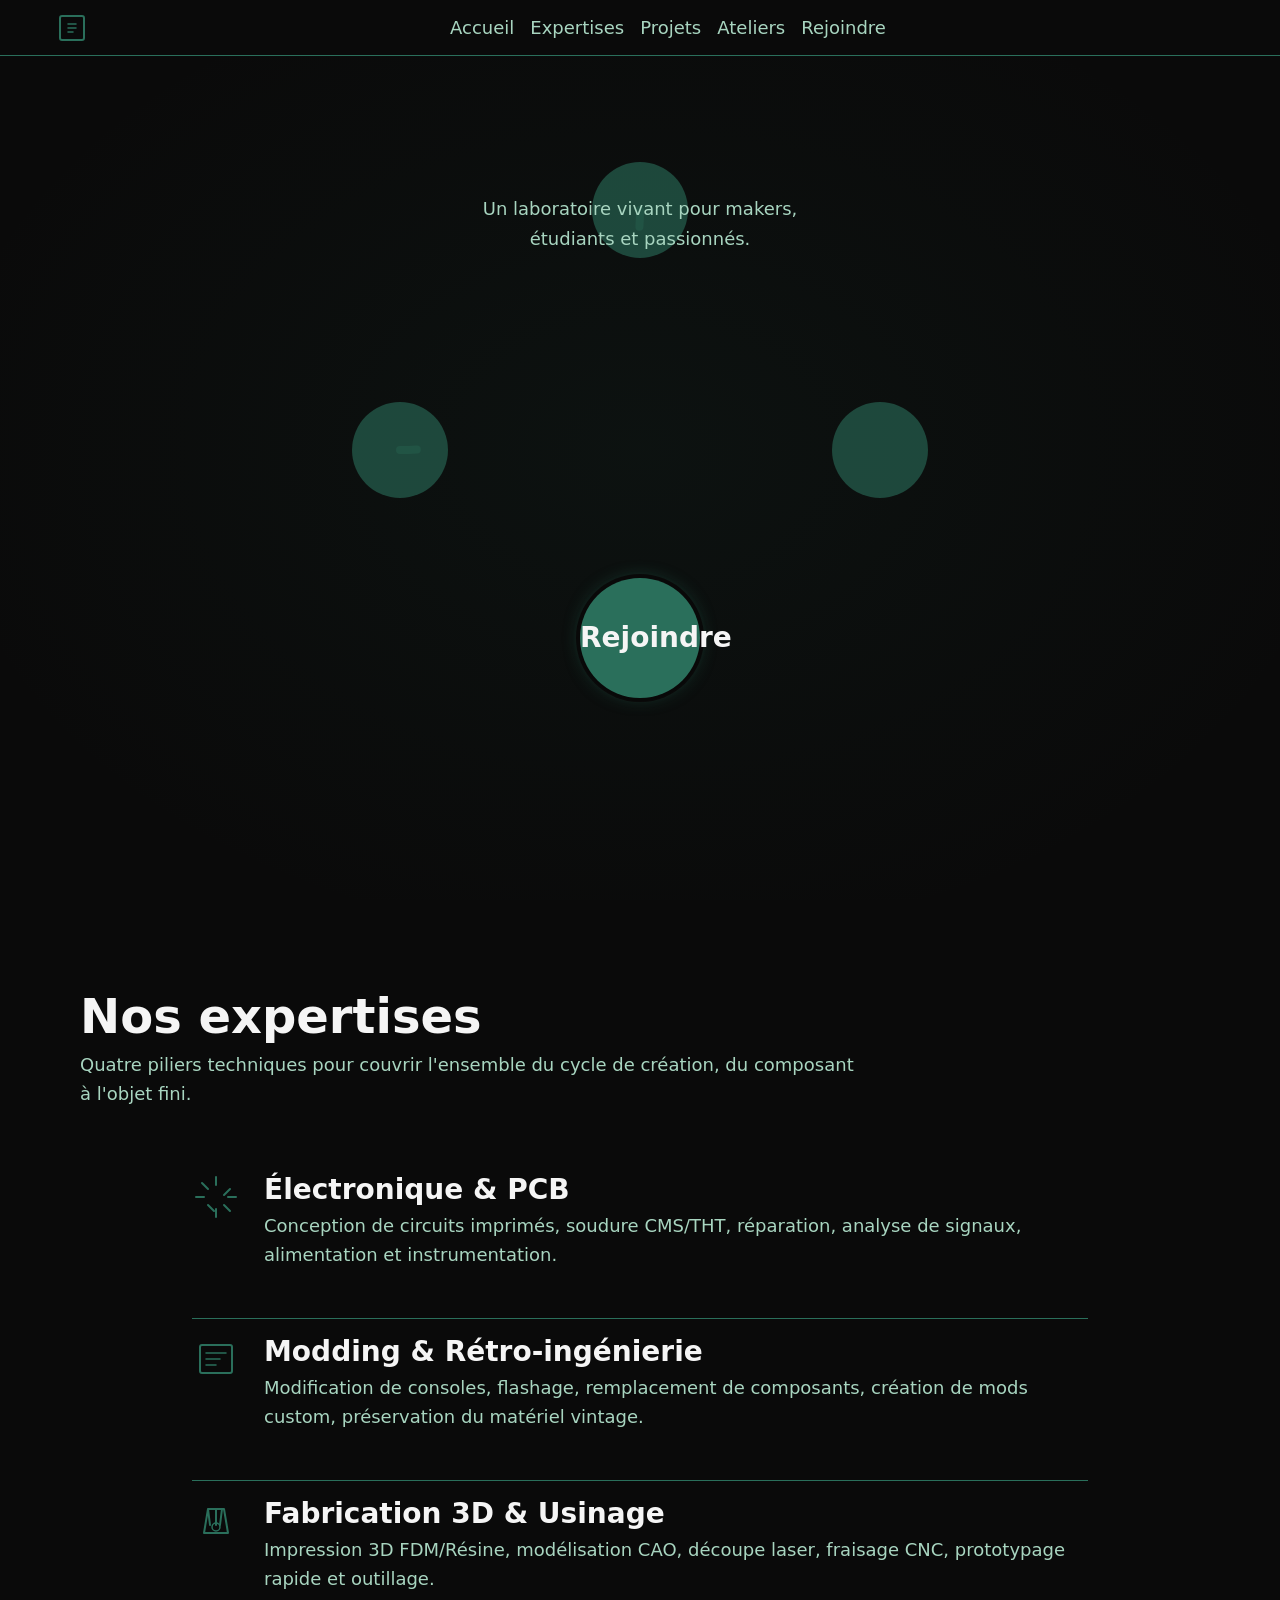
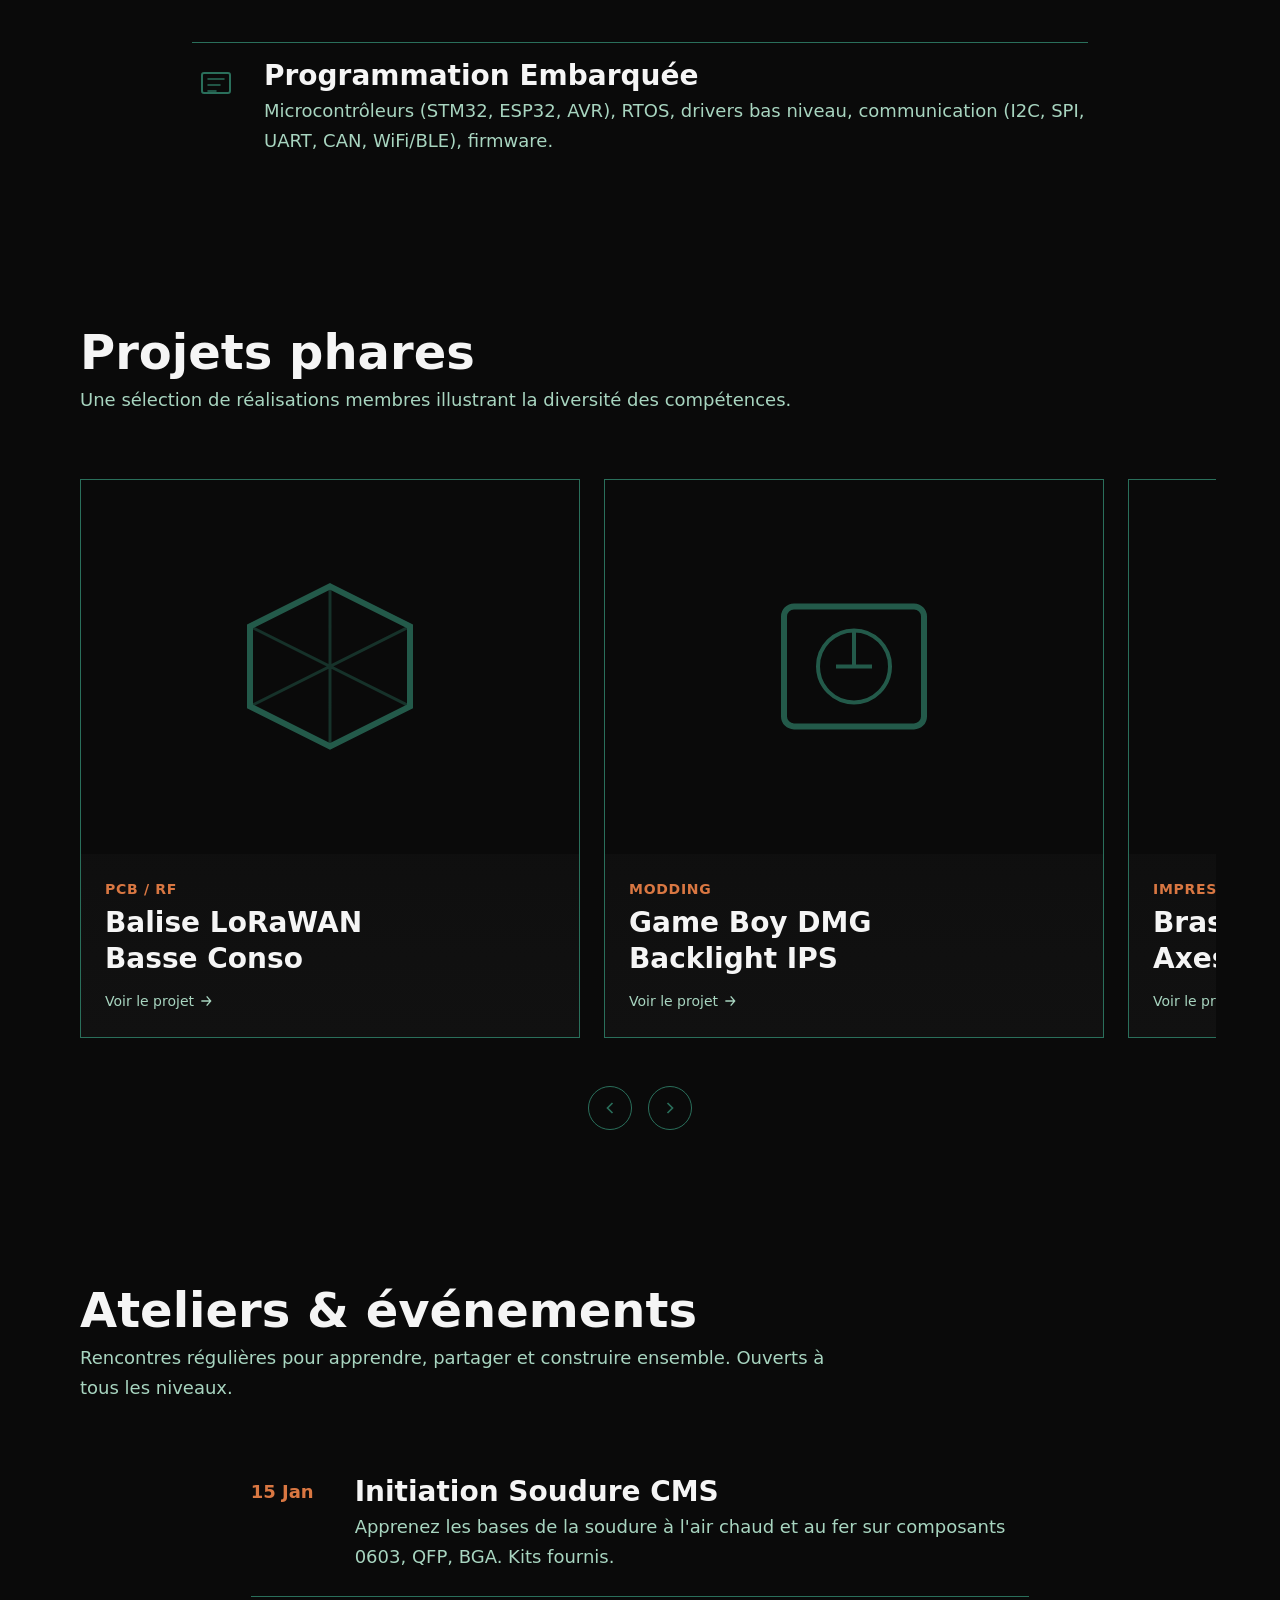
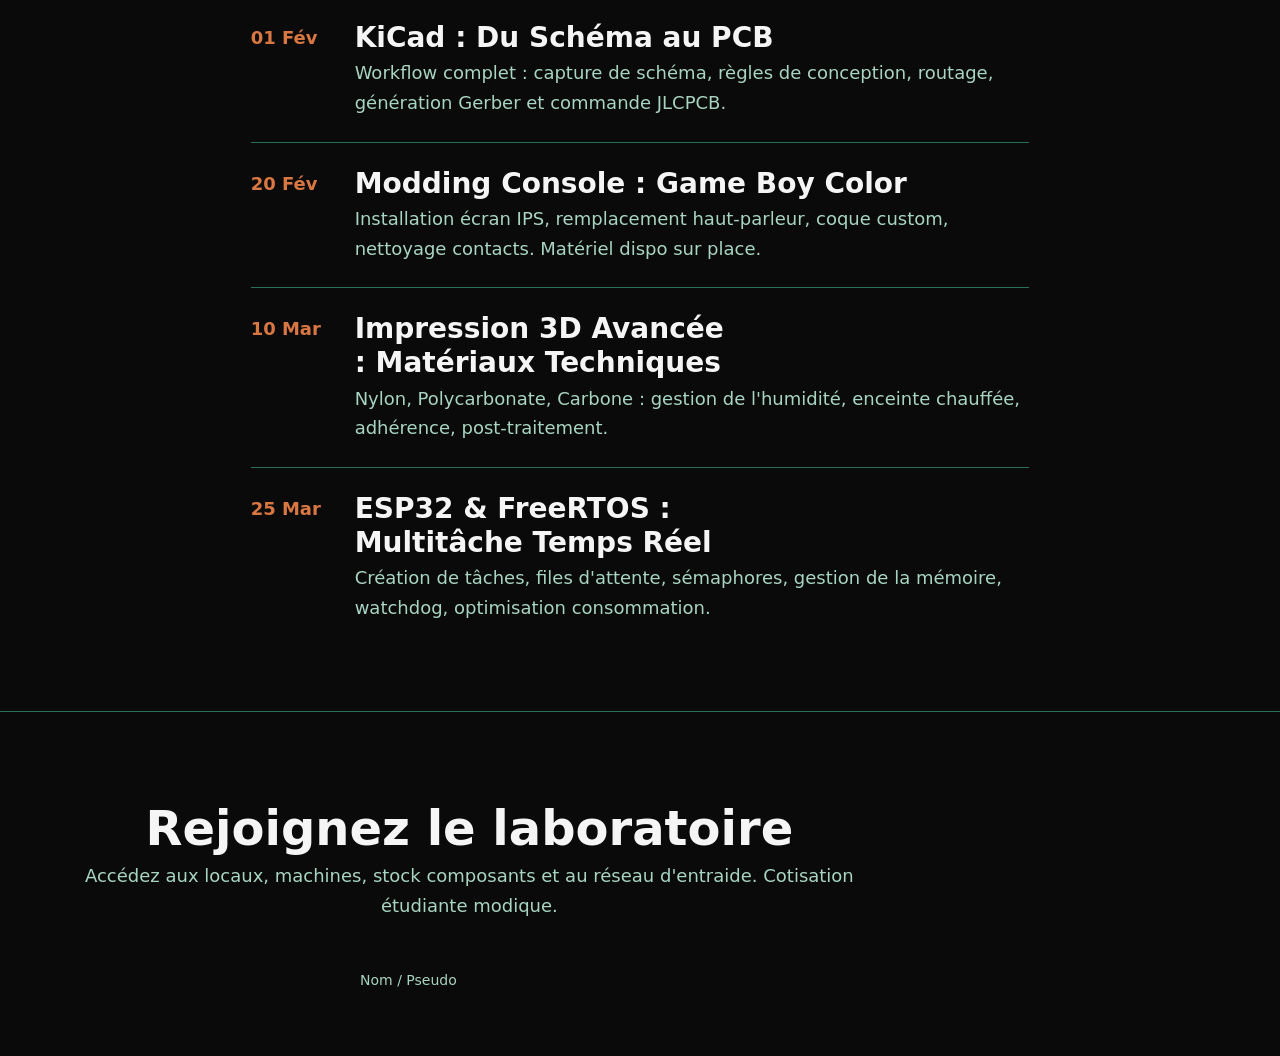
<file: index.html>
<!DOCTYPE html>
<html lang="fr">
<head>
<meta charset="UTF-8">
<meta name="viewport" content="width=device-width, initial-scale=1.0">
<meta name="description" content="Association étudiante spécialisée électronique, modding, informatique et fabrication numérique. Projets PCB, soudure, impression 3D, programmation, modding de consoles.">
<title>Association Electronique & Fabrication Numérique</title>
<link rel="stylesheet" href="style.css">
</head>
<body>

<a href="#main" class="skip-link">Aller au contenu principal</a>

<header class="site-header" role="banner">
  <nav class="nav" aria-label="Navigation principale">
    <svg class="nav-logo" aria-hidden="true" viewBox="0 0 32 32" fill="none"><rect x="4" y="4" width="24" height="24" rx="2" stroke="currentColor" stroke-width="2"/><path d="M12 12h8M12 16h8M12 20h5" stroke="currentColor" stroke-width="1.5" stroke-linecap="round"/></svg>
    <ul class="nav-list" role="list">
      <li><a href="#accueil" class="nav-link">Accueil</a></li>
      <li><a href="#expertises" class="nav-link">Expertises</a></li>
      <li><a href="#projets" class="nav-link">Projets</a></li>
      <li><a href="#ateliers" class="nav-link">Ateliers</a></li>
      <li><a href="#rejoindre" class="nav-link">Rejoindre</a></li>
    </ul>
  </nav>
</header>

<main id="main" role="main">

  <!-- SECTION 1 : PREMIER ÉCRAN - CIRCUIT INTERACTIF -->
  <section id="accueil" class="section hero-circuit" aria-labelledby="hero-title" data-circuit>
    <div class="container" style="position:relative;z-index:10;text-align:center;max-width:400px;">
       <h1 id="hero-title" class="visually-hidden">Association Electronique & Fabrication Numérique</h1>
       <p class="section-lead" style="margin-bottom:var(--space-2xl);">Un laboratoire vivant pour makers, étudiants et passionnés.</p>
    </div>

    <!-- SVG Circuit Board Background -->
    <svg class="hero-circuit__svg" viewBox="0 0 400 400" aria-hidden="true" preserveAspectRatio="xMidYMid meet">
      <defs>
        <path id="trace1" d="M200 200 L200 80 A120 120 0 0 1 80 200" stroke-dasharray="300" stroke-dashoffset="300"/>
        <path id="trace2" d="M200 200 L320 200 A120 120 0 0 1 200 320" stroke-dasharray="300" stroke-dashoffset="300"/>
        <path id="trace3" d="M200 200 L80 200 A120 120 0 0 0 200 80" stroke-dasharray="300" stroke-dashoffset="300"/>
      </defs>
      <!-- Traces -->
      <use class="hero-circuit__trace" href="#trace1" style="--trace-length: 300;"/>
      <use class="hero-circuit__trace" href="#trace2" style="--trace-length: 300;"/>
      <use class="hero-circuit__trace" href="#trace3" style="--trace-length: 300;"/>
      <!-- Nœuds -->
      <g class="hero-circuit__node-group" style="transform:translate(200px, 80px);">
        <circle class="hero-circuit__node" r="24" />
        <text class="hero-circuit__node-label" y="-36">Nos expertises</text>
      </g>
      <g class="hero-circuit__node-group" style="transform:translate(320px, 200px);">
        <circle class="hero-circuit__node" r="24" />
        <text class="hero-circuit__node-label" x="36">Projets</text>
      </g>
      <g class="hero-circuit__node-group" style="transform:translate(80px, 200px);">
        <circle class="hero-circuit__node" r="24" />
        <text class="hero-circuit__node-label" x="-36" text-anchor="end">Ateliers</text>
      </g>
    </svg>

    <!-- Puce Centrale / CTA -->
    <button class="hero-circuit__cta" id="cta-rejoindre" aria-label="Rejoindre l'association" type="button">
      <span class="hero-circuit__cta-initial">Rejoindre</span>
      <span class="hero-circuit__cta-text">Rejoindre l'association</span>
    </button>
  </section>

  <!-- SECTION 2 : NOS EXPERTISES -->
  <section id="expertises" class="section" aria-labelledby="expertises-title">
    <div class="container">
      <header class="section-header">
        <h2 id="expertises-title" class="section-title">Nos expertises</h2>
        <p class="section-lead">Quatre piliers techniques pour couvrir l'ensemble du cycle de création, du composant à l'objet fini.</p>
      </header>
      <ul class="expertises-list" role="list">
        <li class="expertise-item">
          <svg class="expertise-icon" aria-hidden="true" viewBox="0 0 48 48" fill="none"><path d="M24 4 L24 12 M24 36 L24 44 M4 24 L12 24 M36 24 L44 24 M10 10 L16 16 M32 32 L38 38 M38 16 L32 22 M16 32 L22 38" stroke="currentColor" stroke-width="2" stroke-linecap="round"/></svg>
          <div class="expertise-content">
            <h3 class="expertise-title">Électronique & PCB</h3>
            <p class="expertise-desc">Conception de circuits imprimés, soudure CMS/THT, réparation, analyse de signaux, alimentation et instrumentation.</p>
          </div>
        </li>
        <li class="expertise-item">
          <svg class="expertise-icon" aria-hidden="true" viewBox="0 0 48 48" fill="none"><rect x="8" y="10" width="32" height="28" rx="2" stroke="currentColor" stroke-width="2"/><path d="M14 18h20 M14 24h14 M14 30h10" stroke="currentColor" stroke-width="1.5" stroke-linecap="round"/></svg>
          <div class="expertise-content">
            <h3 class="expertise-title">Modding & Rétro-ingénierie</h3>
            <p class="expertise-desc">Modification de consoles, flashage, remplacement de composants, création de mods custom, préservation du matériel vintage.</p>
          </div>
        </li>
        <li class="expertise-item">
          <svg class="expertise-icon" aria-hidden="true" viewBox="0 0 48 48" fill="none"><path d="M12 36 L16 12 L32 12 L36 36 Z M16 12 L18 28 M24 12 L24 28 M30 12 L28 28" stroke="currentColor" stroke-width="2" stroke-linecap="round" stroke-linejoin="round"/><circle cx="24" cy="30" r="4" stroke="currentColor" stroke-width="1.5"/></svg>
          <div class="expertise-content">
            <h3 class="expertise-title">Fabrication 3D & Usinage</h3>
            <p class="expertise-desc">Impression 3D FDM/Résine, modélisation CAO, découpe laser, fraisage CNC, prototypage rapide et outillage.</p>
          </div>
        </li>
        <li class="expertise-item">
          <svg class="expertise-icon" aria-hidden="true" viewBox="0 0 48 48" fill="none"><rect x="10" y="14" width="28" height="20" rx="2" stroke="currentColor" stroke-width="2"/><path d="M16 20h16 M16 26h12 M16 32h8" stroke="currentColor" stroke-width="1.5" stroke-linecap="round"/></svg>
          <div class="expertise-content">
            <h3 class="expertise-title">Programmation Embarquée</h3>
            <p class="expertise-desc">Microcontrôleurs (STM32, ESP32, AVR), RTOS, drivers bas niveau, communication (I2C, SPI, UART, CAN, WiFi/BLE), firmware.</p>
          </div>
        </li>
      </ul>
    </div>
  </section>

  <!-- SECTION 3 : PROJETS PHARES -->
  <section id="projets" class="section" aria-labelledby="projets-title">
    <div class="container">
      <header class="section-header">
        <h2 id="projets-title" class="section-title">Projets phares</h2>
        <p class="section-lead">Une sélection de réalisations membres illustrant la diversité des compétences.</p>
      </header>
      <div class="projects-carousel" role="region" aria-label="Carousel des projets" data-carousel>
        <!-- Slide 1 -->
        <article class="project-slide">
          <div class="project-slide__visual" aria-hidden="true">
            <svg viewBox="0 0 100 100" fill="none"><path d="M50 10 L90 30 L90 70 L50 90 L10 70 L10 30 Z" stroke="currentColor" stroke-width="3"/><path d="M50 10 L50 90 M10 30 L90 70 M90 30 L10 70" stroke="currentColor" stroke-width="1.5" opacity="0.5"/></svg>
          </div>
          <div class="project-slide__content">
            <span class="project-slide__category">PCB / RF</span>
            <h3 class="project-slide__title">Balise LoRaWAN Basse Conso</h3>
            <a href="#" class="project-slide__link link">Voir le projet<svg viewBox="0 0 24 24" fill="none" stroke="currentColor" stroke-width="2"><path d="M5 12h14M13 5l6 7-6 7"/></svg></a>
          </div>
        </article>
        <!-- Slide 2 -->
        <article class="project-slide">
          <div class="project-slide__visual" aria-hidden="true">
            <svg viewBox="0 0 100 100" fill="none"><rect x="15" y="20" width="70" height="60" rx="5" stroke="currentColor" stroke-width="3"/><circle cx="50" cy="50" r="18" stroke="currentColor" stroke-width="2"/><path d="M50 32v18M41 50h18" stroke="currentColor" stroke-width="2"/></svg>
          </div>
          <div class="project-slide__content">
            <span class="project-slide__category">Modding</span>
            <h3 class="project-slide__title">Game Boy DMG Backlight IPS</h3>
            <a href="#" class="project-slide__link link">Voir le projet<svg viewBox="0 0 24 24" fill="none" stroke="currentColor" stroke-width="2"><path d="M5 12h14M13 5l6 7-6 7"/></svg></a>
          </div>
        </article>
        <!-- Slide 3 -->
        <article class="project-slide">
          <div class="project-slide__visual" aria-hidden="true">
            <svg viewBox="0 0 100 100" fill="none"><path d="M30 70 L50 20 L70 70 Z" stroke="currentColor" stroke-width="3"/><path d="M50 20 L50 70 M30 70 L70 70" stroke="currentColor" stroke-width="1.5" opacity="0.5"/><circle cx="50" cy="45" r="8" stroke="currentColor" stroke-width="2"/></svg>
          </div>
          <div class="project-slide__content">
            <span class="project-slide__category">Impression 3D</span>
            <h3 class="project-slide__title">Bras Robotique 6 Axes Open Source</h3>
            <a href="#" class="project-slide__link link">Voir le projet<svg viewBox="0 0 24 24" fill="none" stroke="currentColor" stroke-width="2"><path d="M5 12h14M13 5l6 7-6 7"/></svg></a>
          </div>
        </article>
        <!-- Slide 4 -->
        <article class="project-slide">
          <div class="project-slide__visual" aria-hidden="true">
            <svg viewBox="0 0 100 100" fill="none"><rect x="20" y="20" width="60" height="60" rx="4" stroke="currentColor" stroke-width="3"/><path d="M35 40 L65 60 M65 40 L35 60" stroke="currentColor" stroke-width="2"/></svg>
          </div>
          <div class="project-slide__content">
            <span class="project-slide__category">Embarqué</span>
            <h3 class="project-slide__title">Analyseur Logique 8 Canaux USB</h3>
            <a href="#" class="project-slide__link link">Voir le projet<svg viewBox="0 0 24 24" fill="none" stroke="currentColor" stroke-width="2"><path d="M5 12h14M13 5l6 7-6 7"/></svg></a>
          </div>
        </article>
      </div>
      <div class="carousel-nav" aria-label="Navigation carousel">
        <button class="carousel-btn" aria-label="Projet précédent" data-carousel-prev><svg viewBox="0 0 24 24" fill="none" stroke="currentColor" stroke-width="2"><path d="M15 18l-6-6 6-6"/></svg></button>
        <button class="carousel-btn" aria-label="Projet suivant" data-carousel-next><svg viewBox="0 0 24 24" fill="none" stroke="currentColor" stroke-width="2"><path d="M9 6l6 6-6 6"/></svg></button>
      </div>
    </div>
  </section>

  <!-- SECTION 4 : ATELIERS & ÉVÉNEMENTS -->
  <section id="ateliers" class="section" aria-labelledby="ateliers-title">
    <div class="container">
      <header class="section-header">
        <h2 id="ateliers-title" class="section-title">Ateliers & événements</h2>
        <p class="section-lead">Rencontres régulières pour apprendre, partager et construire ensemble. Ouverts à tous les niveaux.</p>
      </header>
      <ul class="events-list" role="list">
        <li class="event-item">
          <time class="event-date" datetime="2025-01-15">15 Jan</time>
          <div class="event-details">
            <h3 class="event-title">Initiation Soudure CMS</h3>
            <p class="event-desc">Apprenez les bases de la soudure à l'air chaud et au fer sur composants 0603, QFP, BGA. Kits fournis.</p>
          </div>
        </li>
        <li class="event-item">
          <time class="event-date" datetime="2025-02-01">01 Fév</time>
          <div class="event-details">
            <h3 class="event-title">KiCad : Du Schéma au PCB</h3>
            <p class="event-desc">Workflow complet : capture de schéma, règles de conception, routage, génération Gerber et commande JLCPCB.</p>
          </div>
        </li>
        <li class="event-item">
          <time class="event-date" datetime="2025-02-20">20 Fév</time>
          <div class="event-details">
            <h3 class="event-title">Modding Console : Game Boy Color</h3>
            <p class="event-desc">Installation écran IPS, remplacement haut-parleur, coque custom, nettoyage contacts. Matériel dispo sur place.</p>
          </div>
        </li>
        <li class="event-item">
          <time class="event-date" datetime="2025-03-10">10 Mar</time>
          <div class="event-details">
            <h3 class="event-title">Impression 3D Avancée : Matériaux Techniques</h3>
            <p class="event-desc">Nylon, Polycarbonate, Carbone : gestion de l'humidité, enceinte chauffée, adhérence, post-traitement.</p>
          </div>
        </li>
        <li class="event-item">
          <time class="event-date" datetime="2025-03-25">25 Mar</time>
          <div class="event-details">
            <h3 class="event-title">ESP32 & FreeRTOS : Multitâche Temps Réel</h3>
            <p class="event-desc">Création de tâches, files d'attente, sémaphores, gestion de la mémoire, watchdog, optimisation consommation.</p>
          </div>
        </li>
      </ul>
    </div>
  </section>

  <!-- SECTION 5 : APPEL FINAL / REJOINDRE -->
  <section id="rejoindre" class="section cta-final" aria-labelledby="cta-title">
    <div class="container">
      <header class="section-header">
        <h2 id="cta-title" class="section-title">Rejoignez le laboratoire</h2>
        <p class="section-lead">Accédez aux locaux, machines, stock composants et au réseau d'entraide. Cotisation étudiante modique.</p>
      </header>
      <form class="cta-final__form" action="#" method="POST" novalidate>
        <div class="cta-final__fields">
          <div class="form-group">
            <label for="nom" class="form-label">Nom / Pseudo</label>
            <input type="text" id="nom"
</file>
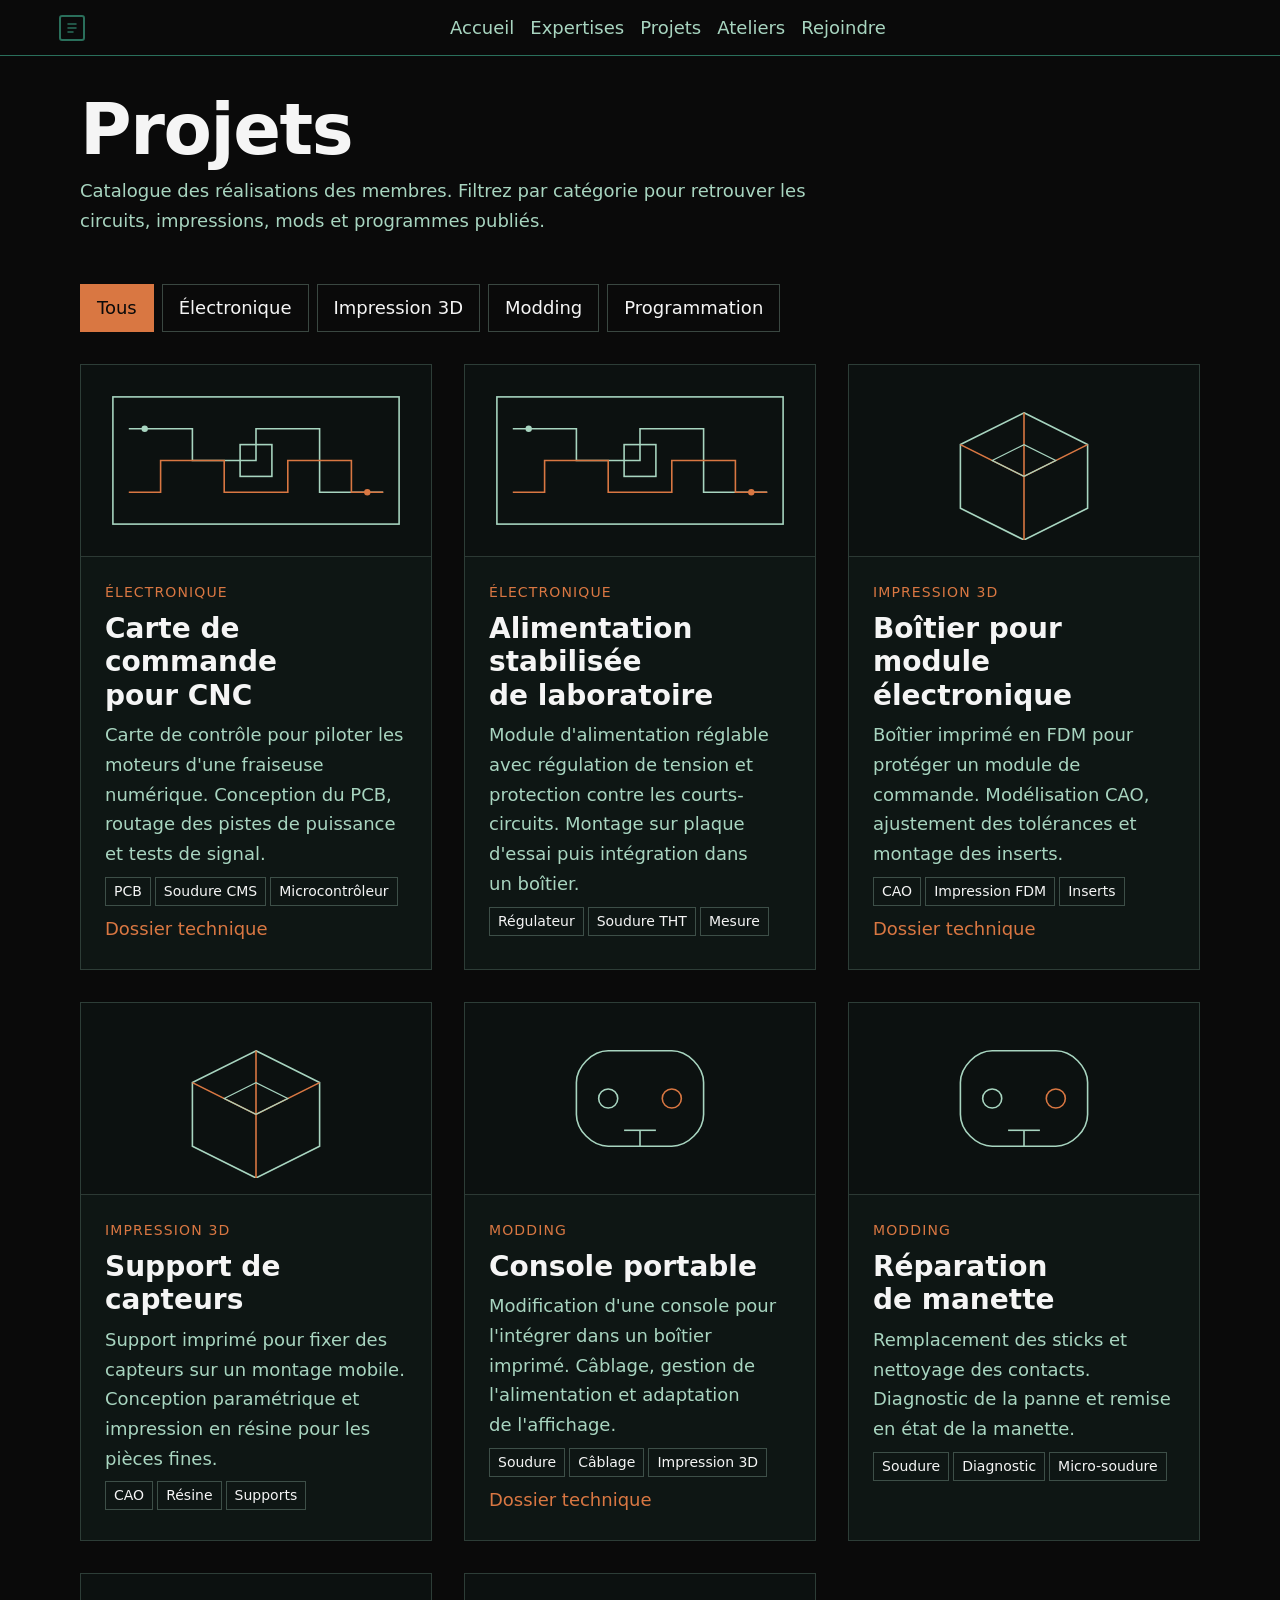
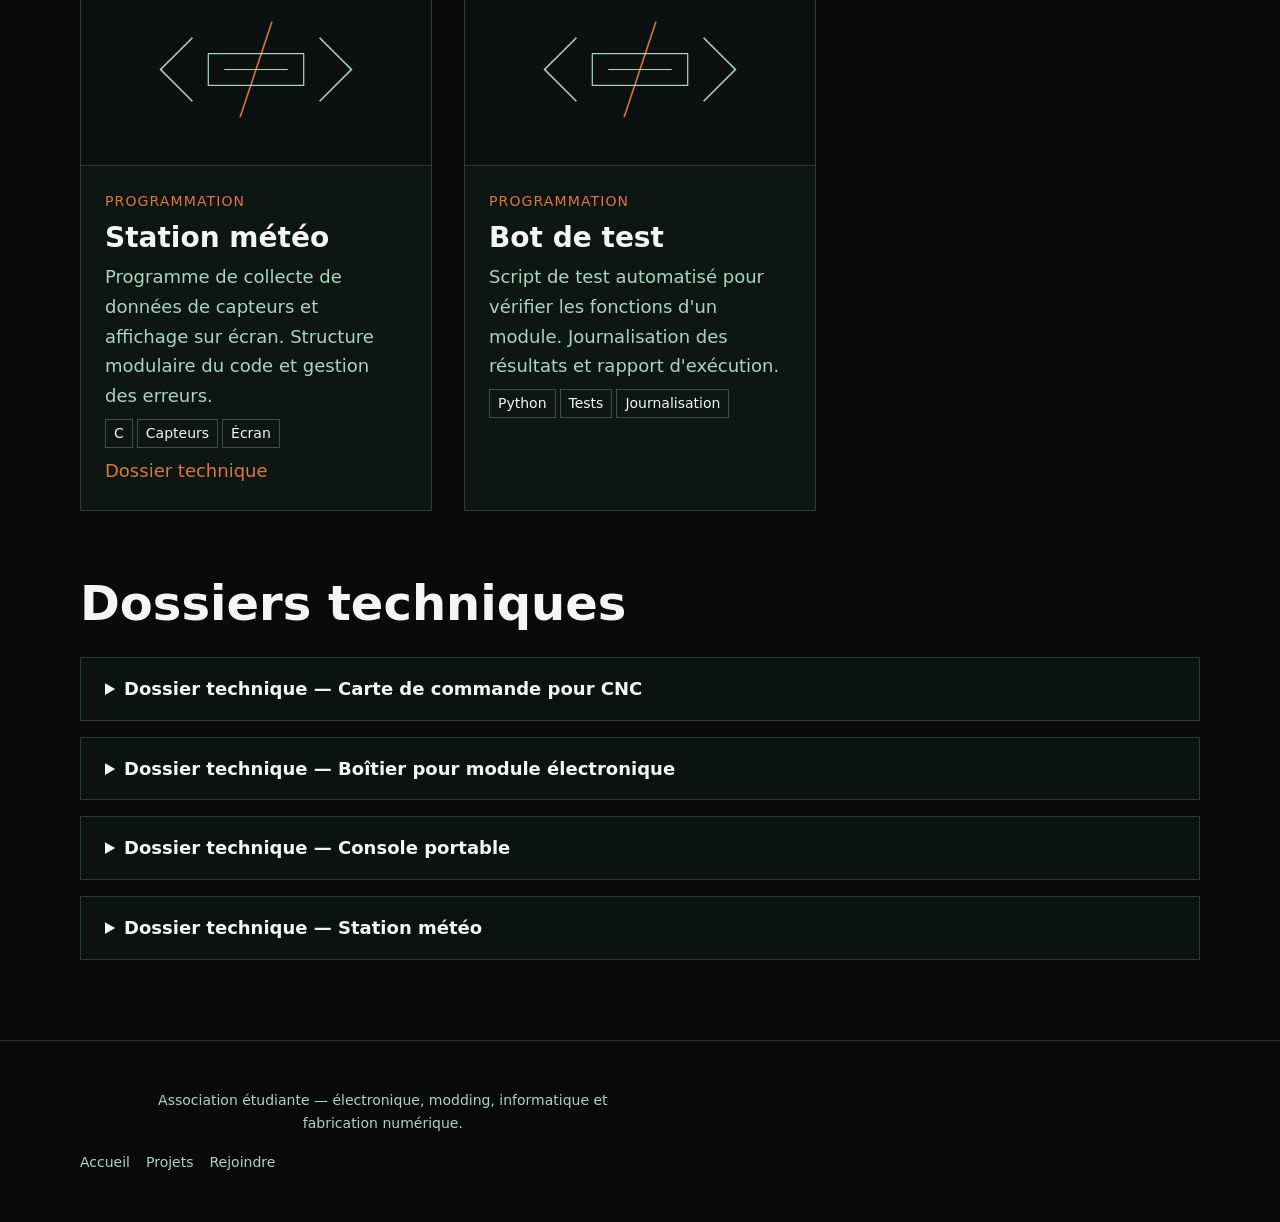
<file: projets.html>
<!DOCTYPE html>
<html lang="fr">
<head>
<meta charset="UTF-8">
<meta name="viewport" content="width=device-width, initial-scale=1.0">
<meta name="description" content="Catalogue des projets réalisés par les membres : électronique, impression 3D, modding et programmation. Filtres par catégorie, technologies et dossiers techniques publics.">
<title>Projets — Association Electronique & Fabrication Numérique</title>
<link rel="stylesheet" href="style.css">
<style>
  .filters {
    display: flex;
    flex-wrap: wrap;
    gap: var(--space-s);
    margin-bottom: var(--space-xl);
  }
  .filter-btn {
    background: transparent;
    border: 1px solid rgba(168, 213, 192, 0.3);
    color: var(--color-texte);
    padding: var(--space-s) var(--space-m);
    font: inherit;
    cursor: pointer;
    transition: background var(--duration-fast) var(--easing-standard),
                color var(--duration-fast) var(--easing-standard),
                border-color var(--duration-fast) var(--easing-standard);
  }
  .filter-btn:hover {
    border-color: var(--color-accent);
  }
  .filter-btn.is-active {
    background: var(--color-accent);
    border-color: var(--color-accent);
    color: var(--color-fond);
  }
  .filter-btn:focus-visible {
    outline: 2px solid var(--color-accent);
    outline-offset: 2px;
  }
  .projects-grid {
    display: grid;
    grid-template-columns: repeat(auto-fit, minmax(min(100%, 320px), 1fr));
    gap: var(--space-xl);
  }
  .project-card {
    display: flex;
    flex-direction: column;
    background: rgba(42, 111, 91, 0.12);
    border: 1px solid rgba(168, 213, 192, 0.2);
    overflow: hidden;
  }
  .project-card[hidden] {
    display: none;
  }
  .project-card__visual {
    aspect-ratio: 2 / 1;
    background: rgba(10, 10, 10, 0.4);
    border-bottom: 1px solid rgba(168, 213, 192, 0.2);
    padding: var(--space-m);
    box-sizing: border-box;
  }
  .project-card__visual svg {
    width: 100%;
    height: 100%;
    display: block;
    color: var(--color-texte-secondaire);
  }
  .project-card__content {
    padding: var(--space-l);
    display: flex;
    flex-direction: column;
    gap: var(--space-s);
    flex: 1;
  }
  .project-card__category {
    font-size: var(--fs-step--1);
    text-transform: uppercase;
    letter-spacing: 0.08em;
    color: var(--color-accent);
    margin: 0;
  }
  .project-card__title {
    font-size: var(--fs-step-1);
    line-height: var(--line-height-heading);
    margin: 0;
  }
  .project-card__desc {
    margin: 0;
    color: var(--color-texte-secondaire);
  }
  .project-card__tech {
    list-style: none;
    padding: 0;
    margin: 0;
    display: flex;
    flex-wrap: wrap;
    gap: var(--space-xs);
  }
  .project-card__tech li {
    font-size: var(--fs-step--1);
    border: 1px solid rgba(168, 213, 192, 0.3);
    padding: 2px 8px;
    color: var(--color-texte);
  }
  .project-card__link {
    margin-top: auto;
    align-self: flex-start;
    color: var(--color-accent);
    text-decoration: none;
    border-bottom: 1px solid transparent;
  }
  .project-card__link:hover,
  .project-card__link:focus {
    border-bottom-color: var(--color-accent);
  }
  .project-card__link:focus-visible {
    outline: 2px solid var(--color-accent);
    outline-offset: 2px;
  }
  .dossiers {
    margin-top: var(--space-3xl);
  }
  .dossiers h2 {
    font-size: var(--fs-step-2);
    margin-bottom: var(--space-l);
  }
  .dossier {
    border: 1px solid rgba(168, 213, 192, 0.2);
    margin-bottom: var(--space-m);
    background: rgba(42, 111, 91, 0.08);
  }
  .dossier summary {
    padding: var(--space-m) var(--space-l);
    cursor: pointer;
    font-weight: var(--font-weight-bold);
    color: var(--color-texte);
  }
  .dossier summary:hover {
    color: var(--color-accent);
  }
  .dossier__content {
    padding: 0 var(--space-l) var(--space-l);
    color: var(--color-texte-secondaire);
  }
  .dossier__content p {
    margin: 0 0 var(--space-s);
  }
  .dossier__content ul {
    margin: 0;
    padding-left: var(--space-l);
  }
  .site-footer {
    padding: var(--space-2xl) 0;
    border-top: 1px solid rgba(168, 213, 192, 0.2);
  }
  .site-footer p {
    margin: 0;
    color: var(--color-texte-secondaire);
  }
  .footer-nav {
    list-style: none;
    display: flex;
    flex-wrap: wrap;
    gap: var(--space-m);
    padding: 0;
    margin: var(--space-m) 0 0;
  }
  .footer-nav a {
    color: var(--color-texte-secondaire);
    text-decoration: none;
  }
  .footer-nav a:hover,
  .footer-nav a:focus {
    color: var(--color-accent);
  }
</style>
</head>
<body>

<a href="#main" class="skip-link">Aller au contenu principal</a>

<header class="site-header" role="banner">
  <nav class="nav" aria-label="Navigation principale">
    <svg class="nav-logo" aria-hidden="true" viewBox="0 0 32 32" fill="none"><rect x="4" y="4" width="24" height="24" rx="2" stroke="currentColor" stroke-width="2"/><path d="M12 12h8M12 16h8M12 20h5" stroke="currentColor" stroke-width="1.5" stroke-linecap="round"/></svg>
    <ul class="nav-list" role="list">
      <li><a href="index.html#accueil" class="nav-link">Accueil</a></li>
      <li><a href="index.html#expertises" class="nav-link">Expertises</a></li>
      <li><a href="projets.html" class="nav-link" aria-current="page">Projets</a></li>
      <li><a href="index.html#ateliers" class="nav-link">Ateliers</a></li>
      <li><a href="rejoindre.html" class="nav-link">Rejoindre</a></li>
    </ul>
  </nav>
</header>

<main id="main" role="main">
  <section class="section" aria-labelledby="projets-title">
    <div class="container">
      <header class="section-header">
        <h1 id="projets-title" class="section-title">Projets</h1>
        <p class="section-lead">Catalogue des réalisations des membres. Filtrez par catégorie pour retrouver les circuits, impressions, mods et programmes publiés.</p>
      </header>

      <div class="filters" role="group" aria-label="Filtrer les projets par catégorie">
        <button type="button" class="filter-btn is-active" data-filter="all" aria-pressed="true">Tous</button>
        <button type="button" class="filter-btn" data-filter="electronique" aria-pressed="false">Électronique</button>
        <button type="button" class="filter-btn" data-filter="impression-3d" aria-pressed="false">Impression 3D</button>
        <button type="button" class="filter-btn" data-filter="modding" aria-pressed="false">Modding</button>
        <button type="button" class="filter-btn" data-filter="programmation" aria-pressed="false">Programmation</button>
      </div>

      <p class="visually-hidden" id="filter-status" aria-live="polite"></p>

      <div class="projects-grid" id="projects-grid">
        <article class="project-card" data-category="electronique">
          <div class="project-card__visual">
            <svg viewBox="0 0 400 200" aria-hidden="true" focusable="false">
              <rect x="20" y="20" width="360" height="160" fill="none" stroke="currentColor" stroke-width="2"/>
              <path d="M40 60 H120 V100 H200 V60 H280 V140 H360" fill="none" stroke="currentColor" stroke-width="2"/>
              <path d="M40 140 H80 V100 H160 V140 H240 V100 H320 V140 H360" fill="none" stroke="var(--color-accent)" stroke-width="2"/>
              <rect x="180" y="80" width="40" height="40" fill="none" stroke="currentColor" stroke-width="2"/>
              <circle cx="60" cy="60" r="4" fill="currentColor"/>
              <circle cx="340" cy="140" r="4" fill="var(--color-accent)"/>
            </svg>
          </div>
          <div class="project-card__content">
            <p class="project-card__category">Électronique</p>
            <h2 class="project-card__title">Carte de commande pour CNC</h2>
            <p class="project-card__desc">Carte de contrôle pour piloter les moteurs d'une fraiseuse numérique. Conception du PCB, routage des pistes de puissance et tests de signal.</p>
            <ul class="project-card__tech" aria-label="Technologies utilisées">
              <li>PCB</li>
              <li>Soudure CMS</li>
              <li>Microcontrôleur</li>
            </ul>
            <a href="#dossier-cnc" class="project-card__link">Dossier technique</a>
          </div>
        </article>

        <article class="project-card" data-category="electronique">
          <div class="project-card__visual">
            <svg viewBox="0 0 400 200" aria-hidden="true" focusable="false">
              <rect x="20" y="20" width="360" height="160" fill="none" stroke="currentColor" stroke-width="2"/>
              <path d="M40 60 H120 V100 H200 V60 H280 V140 H360" fill="none" stroke="currentColor" stroke-width="2"/>
              <path d="M40 140 H80 V100 H160 V140 H240 V100 H320 V140 H360" fill="none" stroke="var(--color-accent)" stroke-width="2"/>
              <rect x="180" y="80" width="40" height="40" fill="none" stroke="currentColor" stroke-width="2"/>
              <circle cx="60" cy="60" r="4" fill="currentColor"/>
              <circle cx="340" cy="140" r="4" fill="var(--color-accent)"/>
            </svg>
          </div>
          <div class="project-card__content">
            <p class="project-card__category">Électronique</p>
            <h2 class="project-card__title">Alimentation stabilisée de laboratoire</h2>
            <p class="project-card__desc">Module d'alimentation réglable avec régulation de tension et protection contre les courts-circuits. Montage sur plaque d'essai puis intégration dans un boîtier.</p>
            <ul class="project-card__tech" aria-label="Technologies utilisées">
              <li>Régulateur</li>
              <li>Soudure THT</li>
              <li>Mesure</li>
            </ul>
          </div>
        </article>

        <article class="project-card" data-category="impression-3d">
          <div class="project-card__visual">
            <svg viewBox="0 0 400 200" aria-hidden="true" focusable="false">
              <path d="M200 40 L280 80 L280 160 L200 200 L120 160 L120 80 Z" fill="none" stroke="currentColor" stroke-width="2"/>
              <path d="M200 40 L200 120 M120 80 L200 120 L280 80 M200 120 L200 200" fill="none" stroke="var(--color-accent)" stroke-width="2"/>
              <path d="M160 100 L200 80 L240 100 L200 120 Z" fill="none" stroke="currentColor" stroke-width="1.5"/>
            </svg>
          </div>
          <div class="project-card__content">
            <p class="project-card__category">Impression 3D</p>
            <h2 class="project-card__title">Boîtier pour module électronique</h2>
            <p class="project-card__desc">Boîtier imprimé en FDM pour protéger un module de commande. Modélisation CAO, ajustement des tolérances et montage des inserts.</p>
            <ul class="project-card__tech" aria-label="Technologies utilisées">
              <li>CAO</li>
              <li>Impression FDM</li>
              <li>Inserts</li>
            </ul>
            <a href="#dossier-boitier" class="project-card__link">Dossier technique</a>
          </div>
        </article>

        <article class="project-card" data-category="impression-3d">
          <div class="project-card__visual">
            <svg viewBox="0 0 400 200" aria-hidden="true" focusable="false">
              <path d="M200 40 L280 80 L280 160 L200 200 L120 160 L120 80 Z" fill="none" stroke="currentColor" stroke-width="2"/>
              <path d="M200 40 L200 120 M120 80 L200 120 L280 80 M200 120 L200 200" fill="none" stroke="var(--color-accent)" stroke-width="2"/>
              <path d="M160 100 L200 80 L240 100 L200 120 Z" fill="none" stroke="currentColor" stroke-width="1.5"/>
            </svg>
          </div>
          <div class="project-card__content">
            <p class="project-card__category">Impression 3D</p>
            <h2 class="project-card__title">Support de capteurs</h2>
            <p class="project-card__desc">Support imprimé pour fixer des capteurs sur un montage mobile. Conception paramétrique et impression en résine pour les pièces fines.</p>
            <ul class="project-card__tech" aria-label="Technologies utilisées">
              <li>CAO</li>
              <li>Résine</li>
              <li>Supports</li>
            </ul>
          </div>
        </article>

        <article class="project-card" data-category="modding">
          <div class="project-card__visual">
            <svg viewBox="0 0 400 200" aria-hidden="true" focusable="false">
              <path d="M120 80 C120 60 140 40 160 40 H240 C260 40 280 60 280 80 V120 C280 140 260 160 240 160 H160 C140 160 120 140 120 120 Z" fill="none" stroke="currentColor" stroke-width="2"/>
              <circle cx="160" cy="100" r="12" fill="none" stroke="currentColor" stroke-width="2"/>
              <circle cx="240" cy="100" r="12" fill="none" stroke="var(--color-accent)" stroke-width="2"/>
              <path d="M180 140 H220" stroke="currentColor" stroke-width="2"/>
              <path d="M200 140 V160" stroke="currentColor" stroke-width="2"/>
            </svg>
          </div>
          <div class="project-card__content">
            <p class="project-card__category">Modding</p>
            <h2 class="project-card__title">Console portable</h2>
            <p class="project-card__desc">Modification d'une console pour l'intégrer dans un boîtier imprimé. Câblage, gestion de l'alimentation et adaptation de l'affichage.</p>
            <ul class="project-card__tech" aria-label="Technologies utilisées">
              <li>Soudure</li>
              <li>Câblage</li>
              <li>Impression 3D</li>
            </ul>
            <a href="#dossier-console" class="project-card__link">Dossier technique</a>
          </div>
        </article>

        <article class="project-card" data-category="modding">
          <div class="project-card__visual">
            <svg viewBox="0 0 400 200" aria-hidden="true" focusable="false">
              <path d="M120 80 C120 60 140 40 160 40 H240 C260 40 280 60 280 80 V120 C280 140 260 160 240 160 H160 C140 160 120 140 120 120 Z" fill="none" stroke="currentColor" stroke-width="2"/>
              <circle cx="160" cy="100" r="12" fill="none" stroke="currentColor" stroke-width="2"/>
              <circle cx="240" cy="100" r="12" fill="none" stroke="var(--color-accent)" stroke-width="2"/>
              <path d="M180 140 H220" stroke="currentColor" stroke-width="2"/>
              <path d="M200 140 V160" stroke="currentColor" stroke-width="2"/>
            </svg>
          </div>
          <div class="project-card__content">
            <p class="project-card__category">Modding</p>
            <h2 class="project-card__title">Réparation de manette</h2>
            <p class="project-card__desc">Remplacement des sticks et nettoyage des contacts. Diagnostic de la panne et remise en état de la manette.</p>
            <ul class="project-card__tech" aria-label="Technologies utilisées">
              <li>Soudure</li>
              <li>Diagnostic</li>
              <li>Micro-soudure</li>
            </ul>
          </div>
        </article>

        <article class="project-card" data-category="programmation">
          <div class="project-card__visual">
            <svg viewBox="0 0 400 200" aria-hidden="true" focusable="false">
              <path d="M120 60 L80 100 L120 140" fill="none" stroke="currentColor" stroke-width="2"/>
              <path d="M280 60 L320 100 L280 140" fill="none" stroke="currentColor" stroke-width="2"/>
              <path d="M220 40 L180 160" stroke="var(--color-accent)" stroke-width="2"/>
              <rect x="140" y="80" width="120" height="40" fill="none" stroke="currentColor" stroke-width="1.5"/>
              <path d="M160 100 H240" stroke="currentColor" stroke-width="1.5"/>
            </svg>
          </div>
          <div class="project-card__content">
            <p class="project-card__category">Programmation</p>
            <h2 class="project-card__title">Station météo</h2>
            <p class="project-card__desc">Programme de collecte de données de capteurs et affichage sur écran. Structure modulaire du code et gestion des erreurs.</p>
            <ul class="project-card__tech" aria-label="Technologies utilisées">
              <li>C</li>
              <li>Capteurs</li>
              <li>Écran</li>
            </ul>
            <a href="#dossier-meteo" class="project-card__link">Dossier technique</a>
          </div>
        </article>

        <article class="project-card" data-category="programmation">
          <div class="project-card__visual">
            <svg viewBox="0 0 400 200" aria-hidden="true" focusable="false">
              <path d="M120 60 L80 100 L120 140" fill="none" stroke="currentColor" stroke-width="2"/>
              <path d="M280 60 L320 100 L280 140" fill="none" stroke="currentColor" stroke-width="2"/>
              <path d="M220 40 L180 160" stroke="var(--color-accent)" stroke-width="2"/>
              <rect x="140" y="80" width="120" height="40" fill="none" stroke="currentColor" stroke-width="1.5"/>
              <path d="M160 100 H240" stroke="currentColor" stroke-width="1.5"/>
            </svg>
          </div>
          <div class="project-card__content">
            <p class="project-card__category">Programmation</p>
            <h2 class="project-card__title">Bot de test</h2>
            <p class="project-card__desc">Script de test automatisé pour vérifier les fonctions d'un module. Journalisation des résultats et rapport d'exécution.</p>
            <ul class="project-card__tech" aria-label="Technologies utilisées">
              <li>Python</li>
              <li>Tests</li>
              <li>Journalisation</li>
            </ul>
          </div>
        </article>
      </div>

      <section class="dossiers" aria-labelledby="dossiers-title">
        <h2 id="dossiers-title">Dossiers techniques</h2>

        <details class="dossier" id="dossier-cnc">
          <summary>Dossier technique — Carte de commande pour CNC</summary>
          <div class="dossier__content">
            <p>Ce dossier regroupe les éléments nécessaires pour reprendre le projet : schéma de câblage, liste de composants et structure du firmware.</p>
            <ul>
              <li>Schéma de câblage des entrées et sorties</li>
              <li>Liste de composants et références</li>
              <li>Structure du firmware et points de test</li>
            </ul>
          </div>
        </details>

        <details class="dossier" id="dossier-boitier">
          <summary>Dossier technique — Boîtier pour module électronique</summary>
          <div class="dossier__content">
            <p>Ce dossier contient les fichiers de modélisation et les paramètres d'impression utilisés pour produire le boîtier.</p>
            <ul>
              <li>Fichiers CAO du boîtier et du couvercle</li>
              <li>Paramètres d'impression FDM</li>
              <li>Plan de montage des inserts</li>
            </ul>
          </div>
        </details>

        <details class="dossier" id="dossier-console">
          <summary>Dossier technique — Console portable</summary>
          <div class="dossier__content">
            <p>Ce dossier décrit les étapes de modification, le câblage et les adaptations mécaniques réalisées sur la console.</p>
            <ul>
              <li>Schéma de câblage et repérage des connexions</li>
              <li>Liste des pièces imprimées</li>
              <li>Notes d'assemblage et précautions</li>
            </ul>
          </div>
        </details>

        <details class="dossier" id="dossier-meteo">
          <summary>Dossier technique — Station météo</summary>
          <div class="dossier__content">
            <p>Ce dossier présente la structure du programme, la configuration des capteurs et les modalités de test.</p>
            <ul>
              <li>Arborescence du code source</li>
              <li>Configuration des capteurs et de l'écran</li>
              <li>Procédure de test et journalisation</li>
            </ul>
          </div>
        </details>
      </section>
    </div>
  </section>
</main>

<footer class="site-footer">
  <div class="container">
    <p>Association étudiante — électronique, modding, informatique et fabrication numérique.</p>
    <nav aria-label="Navigation de pied de page">
      <ul class="footer-nav" role="list">
        <li><a href="index.html">Accueil</a></li>
        <li><a href="projets.html">Projets</a></li>
        <li><a href="rejoindre.html">Rejoindre</a></li>
      </ul>
    </nav>
  </div>
</footer>

<script>
  const filterButtons = document.querySelectorAll('.filter-btn');
  const projectCards = document.querySelectorAll('.project-card');
  const filterStatus = document.getElementById('filter-status');

  filterButtons.forEach((button) => {
    button.addEventListener('click', () => {
      const filter = button.dataset.filter;

      filterButtons.forEach((btn) => {
        const isActive = btn === button;
        btn.classList.toggle('is-active', isActive);
        btn.setAttribute('aria-pressed', isActive ? 'true' : 'false');
      });

      let visibleCount = 0;

      projectCards.forEach((card) => {
        const show = filter === 'all' || card.dataset.category === filter;
        card.hidden = !show;
        if (show) {
          visibleCount += 1;
        }
      });

      filterStatus.textContent = visibleCount + ' projet' + (visibleCount > 1 ? 's' : '') + ' affiché' + (visibleCount > 1 ? 's' : '') + '.';
    });
  });
</script>

</body>
</html>
</file>
<file: style.css>
/* ============================================================
   1. DESIGN TOKENS (CAHIER DES CHARGES PARTIE B)
   ============================================================ */
:root{
  /* Couleurs */
  --color-fond:#0A0A0A;
  --color-surface:#2A6F5B;        /* Vert-cuivre */
  --color-texte:#F5F5F5;          /* Blanc cassé */
  --color-texte-secondaire:#A8D5C0; /* Vert-cuivre pâle */
  --color-accent:#D97742;         /* Cuivre brillant */
  --color-erreur:#C43E3E;         /* Rouge brique */

  /* Typographie */
  --font-family:"Space Grotesk",system-ui,-apple-system,BlinkMacSystemFont,"Segoe UI",Roboto,Helvetica,Arial,sans-serif;
  --font-weight-regular:400;
  --font-weight-bold:600;
  --line-height-base:1.65;
  --line-height-heading:1.2;
  --max-width-text:68ch;

  /* Espacement (Base 8px) */
  --space-unit:8px;
  --space-xs:calc(var(--space-unit)*0.5);   /* 4px */
  --space-s:calc(var(--space-unit)*1);      /* 8px */
  --space-m:calc(var(--space-unit)*2);      /* 16px */
  --space-l:calc(var(--space-unit)*3);      /* 24px */
  --space-xl:calc(var(--space-unit)*4);     /* 32px */
  --space-2xl:calc(var(--space-unit)*6);    /* 48px */
  --space-3xl:calc(var(--space-unit)*8);    /* 64px */

  /* Fluid Typography Clamps */
  --fs-step--1:clamp(0.75rem, 0.7rem + 0.25vw, 0.875rem);
  --fs-step-0:clamp(1rem, 0.95rem + 0.25vw, 1.125rem);       /* Body */
  --fs-step-1:clamp(1.25rem, 1.1rem + 1vw, 1.75rem);         /* H3 */
  --fs-step-2:clamp(1.75rem, 1.5rem + 2vw, 3rem);            /* H2 */
  --fs-step-3:clamp(2.5rem, 2rem + 3vw, 5.5rem);             /* H1 Max 5.5rem */

  /* Mise en page */
  --header-height:56px;
  --container-width:90%;
  --container-max:1200px;
  --radius:0;               /* Aucun arrondi global */
  --radius-btn:0;           /* Boutons coins droits */

  /* Profondeur (Unique élévation) */
  --shadow-elevation:0 2px 8px rgba(0,0,0,0.25);

  /* Mouvement */
  --easing-standard:cubic-bezier(0.22,1,0.36,1);
  --duration-fast:150ms;
  --duration-normal:250ms;
  --duration-slow:400ms;
  --duration-signature:800ms; /* Interaction signature */

  /* Z-index */
  --z-header:1000;

  /* Breakpoints */
  --bp-mobile:480px;
  --bp-tablet:768px;
  --bp-desktop:1024px;
}

/* ============================================================
   2. RESET & BASE
   ============================================================ */
*, *::before, *::after{box-sizing:border-box;margin:0;padding:0;}
html{scroll-behavior:smooth;-webkit-text-size-adjust:100%;}
@media (prefers-reduced-motion:reduce){
  html{scroll-behavior:auto;}
  *, *::before, *::after{animation-duration:0.01ms !important;animation-iteration-count:1 !important;transition-duration:0.01ms !important;scroll-behavior:auto !important;}
}

body{
  font-family:var(--font-family);
  font-size:var(--fs-step-0);
  line-height:var(--line-height-base);
  font-weight:var(--font-weight-regular);
  background-color:var(--color-fond);
  color:var(--color-texte);
  min-height:100vh;
  overflow-x:hidden;
  -webkit-font-smoothing:antialiased;
  -moz-osx-font-smoothing:grayscale;
}

img, svg, video, canvas{max-width:100%;height:auto;display:block;}
svg:not([fill]){fill:currentColor;}
a{color:inherit;text-decoration:none;}

/* Sélection */
::selection{background-color:var(--color-accent);color:var(--color-fond);}
::-moz-selection{background-color:var(--color-accent);color:var(--color-fond);}

/* Scrollbar */
::-webkit-scrollbar{width:8px;height:8px;}
::-webkit-scrollbar-track{background:var(--color-fond);}
::-webkit-scrollbar-thumb{background:var(--color-surface);border-radius:0;}
::-webkit-scrollbar-thumb:hover{background:var(--color-accent);}

/* Focus Visible Global */
:focus{outline:none;}
:focus-visible{outline:2px solid var(--color-accent);outline-offset:2px;}

/* Typographie Hiérarchie */
h1,h2,h3,h4{font-weight:var(--font-weight-bold);line-height:var(--line-height-heading);text-wrap:balance;margin:var(--space-l) 0 var(--space-s);}
h1{font-size:var(--fs-step-3);letter-spacing:-0.02em;}
h2{font-size:var(--fs-step-2);}
h3{font-size:var(--fs-step-1);}
p{margin:0 0 var(--space-s);max-width:var(--max-width-text);text-wrap:pretty;}
ul,ol{list-style:none;}
address{font-style:normal;}

/* ============================================================
   3. COMPOSANTS UI (CAHIER PARTIE C)
   ============================================================ */

/* --- Bouton --- */
.btn{
  display:inline-flex;align-items:center;justify-content:center;gap:var(--space-s);
  min-width:120px;height:48px;padding:0 var(--space-l);
  font-family:inherit;font-size:var(--fs-step-0);font-weight:var(--font-weight-bold);
  background-color:var(--color-surface);color:var(--color-texte);
  border:none;border-radius:var(--radius-btn);cursor:pointer;
  transition:background-color var(--duration-normal) var(--easing-standard), transform var(--duration-fast) var(--easing-standard), opacity var(--duration-fast);
}
.btn:hover{background-color:var(--color-accent);}
.btn:active{transform:scale(0.98);}
.btn:focus-visible{outline:2px solid var(--color-accent);outline-offset:2px;}
.btn:disabled{opacity:0.4;cursor:not-allowed;pointer-events:none;}
.btn--accent{background-color:var(--color-accent);color:var(--color-fond);}
.btn--accent:hover{background-color:var(--color-surface);color:var(--color-texte);}

/* --- Lien texte --- */
.link{color:var(--color-texte-secondaire);text-underline-offset:2px;text-decoration:underline 2px solid transparent;transition:color var(--duration-fast), text-decoration-color var(--duration-fast);}
.link:hover,.link:focus-visible{color:var(--color-accent);text-decoration-color:var(--color-accent);}

/* --- Champ Formulaire --- */
.form-group{display:grid;gap:var(--space-xs);width:100%;}
.form-label{font-size:var(--fs-step--1);color:var(--color-texte-secondaire);}
.form-input,.form-textarea,.form-select{
  width:100%;font-family:inherit;font-size:var(--fs-step-0);line-height:1.5;
  background-color:var(--color-fond);color:var(--color-texte);
  border:1px solid var(--color-surface);border-radius:var(--radius);
  padding:var(--space-s) var(--space-m);
  transition:border-color var(--duration-fast), box-shadow var(--duration-fast);
}
.form-input::placeholder,.form-textarea::placeholder{color:var(--color-texte-secondaire);opacity:1;}
.form-input:focus,.form-textarea:focus,.form-select:focus{
  border-color:var(--color-accent);
  box-shadow:0 0 0 2px color-mix(in srgb, var(--color-accent) 30%, transparent);
  outline:none;
}
.form-input[aria-invalid="true"],.form-textarea[aria-invalid="true"]{border-color:var(--color-erreur);}
.form-error{font-size:var(--fs-step--1);color:var(--color-erreur);min-height:1.2em;}

/* ============================================================
   4. LAYOUT & STRUCTURE (CAHIER PARTIE D)
   ============================================================ */
.container{width:var(--container-width);max-width:var(--container-max);margin-inline:auto;padding-inline:var(--space-m);}
.section{padding-block:var(--space-3xl);position:relative;}
.section-header{margin-bottom:var(--space-2xl);max-width:var(--max-width-text);}
.section-title{margin-bottom:var(--space-xs);}
.section-lead{color:var(--color-texte-secondaire);font-size:var(--fs-step-0);}

/* --- Header / Navigation --- */
.site-header{
  position:fixed;top:0;left:0;right:0;height:var(--header-height);
  background-color:var(--color-fond);border-bottom:1px solid var(--color-surface);
  z-index:var(--z-header);display:flex;align-items:center;
}
.nav{display:flex;align-items:center;justify-content:space-between;width:100%;max-width:var(--container-max);margin-inline:auto;padding-inline:var(--space-m);gap:var(--space-l);}
.nav-logo{flex-shrink:0;width:32px;height:32px;color:var(--color-surface);transition:color var(--duration-fast);}
.nav-logo:hover,.nav-logo:focus-visible{color:var(--color-accent);}
.nav-list{display:flex;gap:var(--space-m);flex-wrap:wrap;justify-content:center;flex:1;}
.nav-link{font-size:var(--fs-step-0);color:var(--color-texte-secondaire);padding:var(--space-xs) 0;white-space:nowrap;transition:color var(--duration-fast);}
.nav-link:hover,.nav-link:focus-visible{color:var(--color-accent);}

/* ============================================================
   5. SECTION 1 : CIRCUIT D'INTRODUCTION (PREMIER ÉCRAN)
   ============================================================ */
.hero-circuit{
  min-height:100vh;display:grid;place-items:center;
  padding-top:var(--header-height);position:relative;overflow:hidden;
  background:radial-gradient(ellipse 80% 80% at 50% 50%, color-mix(in srgb, var(--color-surface) 8%, transparent) 0%, transparent 70%), var(--color-fond);
}
.hero-circuit__svg{position:absolute;inset:0;width:100%;height:100%;max-width:800px;margin:auto;pointer-events:none;z-index:1;}
.hero-circuit__trace{stroke:var(--color-surface);stroke-width:4;fill:none;opacity:0.3;stroke-linecap:round;stroke-linejoin:round;transition:opacity var(--duration-signature) var(--easing-standard), stroke-color var(--duration-signature) var(--easing-standard);}
.hero-circuit__node{fill:var(--color-surface);opacity:0.6;transition:opacity var(--duration-normal), transform var(--duration-normal), fill var(--duration-normal);transform-origin:center;}
.hero-circuit__node-label{font-size:var(--fs-step--1);fill:var(--color-texte-secondaire);text-anchor:middle;pointer-events:none;opacity:0;transform:translateY(4px);transition:opacity var(--duration-normal), transform var(--duration-normal);}

.hero-circuit__cta{
  position:relative;z-index:10;
  width:120px;height:120px;border-radius:50%;
  background-color:var(--color-surface);color:var(--color-texte);
  border:none;cursor:pointer;display:grid;place-items:center;
  font-family:inherit;font-size:var(--fs-step-1);font-weight:var(--font-weight-bold);text-align:center;line-height:1.2;
  box-shadow:var(--shadow-elevation), 0 0 0 4px var(--color-fond), 0 0 20px -5px var(--color-surface);
  transition:transform var(--duration-signature) var(--easing-standard), background-color var(--duration-signature) var(--easing-standard), box-shadow var(--duration-signature) var(--easing-standard), width var(--duration-signature) var(--easing-standard), height var(--duration-signature) var(--easing-standard), border-radius var(--duration-signature) var(--easing-standard), padding var(--duration-signature) var(--easing-standard);
  padding:0; /* Reset padding for circle */
}
.hero-circuit__cta:hover{background-color:var(--color-accent);transform:scale(1.05);}
.hero-circuit__cta:focus-visible{outline:2px solid var(--color-accent);outline-offset:4px;}
.hero-circuit__cta-text{display:none;white-space:nowrap;opacity:0;transition:opacity var(--duration-normal) var(--easing-standard);}

/* État Animé (déclenché par JS .is-animating sur .hero-circuit) */
.hero-circuit.is-animating .hero-circuit__trace{animation:trace-draw var(--duration-signature) var(--easing-standard) forwards;}
.hero-circuit.is-animating .hero-circuit__trace:nth-of-type(1){animation-delay:0ms;}
.hero-circuit.is-animating .hero-circuit__trace:nth-of-type(2){animation-delay:200ms;}
.hero-circuit.is-animating .hero-circuit__trace:nth-of-type(3){animation-delay:400ms;}

.hero-circuit.is-animating .hero-circuit__node{animation:node-pulse var(--duration-signature) var(--easing-standard) forwards;}
.hero-circuit.is-animating .hero-circuit__node:nth-of-type(1){animation-delay:100ms;}
.hero-circuit.is-animating .hero-circuit__node:nth-of-type(2){animation-delay:300ms;}
.hero-circuit.is-animating .hero-circuit__node:nth-of-type(3){animation-delay:500ms;}

.hero-circuit.is-animating .hero-circuit__node-label{animation:label-reveal var(--duration-normal) var(--easing-standard) forwards;}
.hero-circuit.is-animating .hero-circuit__node-label:nth-of-type(1){animation-delay:600ms;}
.hero-circuit.is-animating .hero-circuit__node-label:nth-of-type(2){animation-delay:700ms;}
.hero-circuit.is-animating .hero-circuit__node-label:nth-of-type(3){animation-delay:800ms;}

.hero-circuit.is-animating .hero-circuit__cta{
  animation:chip-transform var(--duration-signature) var(--easing-standard) 600ms forwards;
  background-color:var(--color-accent); /* Final state */
}
.hero-circuit.is-animating .hero-circuit__cta-text{animation:cta-text-reveal var(--duration-normal) var(--easing-standard) 1.4s forwards;display:block;}

@keyframes trace-draw{from{stroke-dashoffset:var(--trace-length, 1000);opacity:0.3;stroke:var(--color-surface);}to{stroke-dashoffset:0;opacity:1;stroke:var(--color-accent);}}
@keyframes node-pulse{0%{opacity:0.6;transform:scale(1);fill:var(--color-surface);}50%{opacity:1;transform:scale(1.3);fill:var(--color-accent);}100%{opacity:1;transform:scale(1);fill:var(--color-accent);}}
@keyframes label-reveal{to{opacity:1;transform:translateY(0);}}
@keyframes chip-transform{
  0%{width:120px;height:120px;border-radius:50%;padding:0;background:var(--color-surface);box-shadow:var(--shadow-elevation), 0 0 0 4px var(--color-fond), 0 0 20px -5px var(--color-surface);}
  50%{width:120px;height:120px;border-radius:50%;background:var(--color-accent);box-shadow:var(--shadow-elevation), 0 0 0 4px var(--color-fond), 0 0 30px -5px var(--color-accent);}
  100%{width:280px;height:56px;border-radius:0;padding:0 var(--space-xl);background:var(--color-accent);box-shadow:var(--shadow-elevation);}
}
@keyframes cta-text-reveal{to{opacity:1;}}

/* Responsive Hero */
@media (max-width:480px){
  .hero-circuit__cta{font-size:var(--fs-step-0);}
  .hero-circuit.is-animating .hero-circuit__cta{width:90vw;max-width:320px;}
  .hero-circuit__node-label{font-size:0.7rem;}
}

/* ============================================================
   6. SECTION 2 : NOS EXPERTISES (Liste verticale)
   ============================================================ */
.expertises-list{display:flex;flex-direction:column;gap:var(--space-xl);max-width:70vw;margin-inline:auto;}
@media (max-width:768px){.expertises-list{max-width:var(--container-width);}}
.expertise-item{display:grid;grid-template-columns:auto 1fr;gap:var(--space-l);align-items:start;padding-block:var(--space-m);border-top:1px solid var(--color-surface);}
.expertise-item:first-child{border-top:none;}
.expertise-icon{width:48px;height:48px;flex-shrink:0;color:var(--color-surface);transition:color var(--duration-normal), transform var(--duration-normal);}
.expertise-item:hover .expertise-icon,.expertise-item:focus-within .expertise-icon{color:var(--color-accent);transform:translateX(4px);}
.expertise-content{display:flex;flex-direction:column;gap:var(--space-xs);}
.expertise-title{font-size:var(--fs-step-1);margin:0;}
.expertise-desc{color:var(--color-texte-secondaire);margin:0;max-width:none;}

/* ============================================================
   7. SECTION 3 : PROJETS PHARES (Carrousel)
   ============================================================ */
.projects-carousel{display:flex;gap:var(--space-l);overflow-x:auto;scroll-snap-type:x mandatory;scroll-padding:0 var(--space-m);padding-block:var(--space-m);margin-inline:calc(-1 * var(--space-m));padding-inline:var(--space-m);}
.projects-carousel::-webkit-scrollbar{display:none;}
.projects-carousel{-ms-overflow-style:none;scrollbar-width:none;}
.project-slide{flex:0 0 clamp(280px, 85vw, 500px);scroll-snap-align:center;display:grid;grid-template-rows:auto 1fr auto;background:linear-gradient(180deg, var(--color-fond) 0%, #111 100%);border:1px solid var(--color-surface);position:relative;isolation:isolate;}
.project-slide__visual{aspect-ratio:4/3;display:grid;place-items:center;background:var(--color-fond);position:relative;overflow:hidden;}
.project-slide__visual svg{width:80%;height:80%;max-width:200px;color:var(--color-surface);opacity:0.8;transition:opacity var(--duration-normal), transform var(--duration-normal);}
.project-slide:hover .project-slide__visual svg,.project-slide:focus-within .project-slide__visual svg{opacity:1;transform:scale(1.05);color:var(--color-accent);}
.project-slide__content{padding:var(--space-l);display:flex;flex-direction:column;gap:var(--space-xs);}
.project-slide__category{font-size:var(--fs-step--1);color:var(--color-accent);font-weight:var(--font-weight-bold);text-transform:uppercase;letter-spacing:0.05em;}
.project-slide__title{font-size:var(--fs-step-1);margin:0;line-height:1.3;}
.project-slide__link{display:inline-flex;align-items:center;gap:var(--space-xs);margin-top:var(--space-s);font-size:var(--fs-step--1);color:var(--color-texte-secondaire);width:fit-content;}
.project-slide__link:hover,.project-slide__link:focus-visible{color:var(--color-accent);}
.project-slide__link svg{width:16px;height:16px;transition:transform var(--duration-fast);}
.project-slide__link:hover svg,.project-slide__link:focus-visible svg{transform:translateX(4px);}

/* Flèches navigation (CSS only fallback, JS enhanced) */
.carousel-nav{display:flex;justify-content:center;gap:var(--space-m);margin-top:var(--space-xl);}
.carousel-btn{width:44px;height:44px;border-radius:50%;background:var(--color-fond);border:1px solid var(--color-surface);color:var(--color-surface);display:grid;place-items:center;cursor:pointer;transition:all var(--duration-fast);}
.carousel-btn:hover,.carousel-btn:focus-visible{border-color:var(--color-accent);color:var(--color-accent);background:var(--color-surface);}
.carousel-btn svg{width:20px;height:20px;}
.carousel-btn:disabled{opacity:0.3;cursor:not-allowed;}

/* ============================================================
   8. SECTION 4 : ATELIERS & ÉVÉNEMENTS (Liste chronologique)
   ============================================================ */
.events-list{display:flex;flex-direction:column;gap:0;max-width:var(--max-width-text);margin-inline:auto;}
.event-item{display:grid;grid-template-columns:auto 1fr;gap:var(--space-l);padding:var(--space-l) 0;border-top:1px solid var(--color-surface);align-items:start;transition:color var(--duration-fast);}
.event-item:first-child{border-top:none;}
.event-item:hover,.event-item:focus-within{color:var(--color-accent);}
.event-date{font-size:var(--fs-step-0);font-weight:var(--font-weight-bold);color:var(--color-accent);white-space:nowrap;min-width:80px;padding-top:2px;}
.event-details{display:flex;flex-direction:column;gap:var(--space-xs);}
.event-title{font-size:var(--fs-step-1);margin:0;transition:color var(--duration-fast);}
.event-item:hover .event-title,.event-item:focus-within .event-title{color:var(--color-accent);}
.event-desc{color:var(--color-texte-secondaire);margin:0;max-width:none;font-size:var(--fs-step-0);}

/* ============================================================
   9. SECTION 5 : APPEL FINAL / CONTACT
   ============================================================ */
.cta-final{background-color:var(--color-fond);border-top:1px solid var(--color-surface);text-align:center;}
.cta-final__form{max-width:560px;margin-inline:auto;text-align:left;display:grid;gap:var(--space-l);}
.cta-final__fields{display:grid;gap:var(--space-m);}
@media (min-width:600px){.cta-final__fields{grid-template-columns:1fr 1fr;}}
.cta-final__fields > .form-group:last-child{grid-column:1/-1;}
.cta-final__submit{justify-self:center;min-width:200px;}
.cta-final__socials{display:flex;justify-content:center;gap:var(--space-l);margin-top:var(--space-2xl);padding-top:var(--space-xl);border-top:1px solid var(--color-surface);}
.social-link{display:grid;place-items:center;width:44px;height:44px;border:1px solid var(--color-surface);color:var(--color-texte-secondaire);transition:all var(--duration-fast);}
.social-link:hover,.social-link:focus-visible{border-color:var(--color-accent);color:var(--color-accent);background:var(--color-surface);}
.social-link svg{width:20px;height:20px;}

/* ============================================================
   10. FOOTER
   ============================================================ */
.site-footer{padding:var(--space-xl) var(--space-m);text-align:center;border-top:1px solid var(--color-surface);font-size:var(--fs-step--1);color:var(--color-texte-secondaire);}

/* ============================================================
   11. UTILITAIRES & ACCESSIBILITÉ
   ============================================================ */
.visually-hidden{position:absolute;width:1px;height:1px;padding:0;margin:-1px;overflow:hidden;clip:rect(0,0,0,0);white-space:nowrap;border:0;}
.skip-link{position:absolute;top:-100%;left:50%;transform:translateX(-50%);background:var(--color-accent);color:var(--color-fond);padding:var(--space-s) var(--space-l);z-index:9999;font-weight:var(--font-weight-bold);border-radius:var(--radius);}
.skip-link:focus{top:var(--space-m);outline:2px solid var(--color-texte);outline-offset:2px;}
</file>
